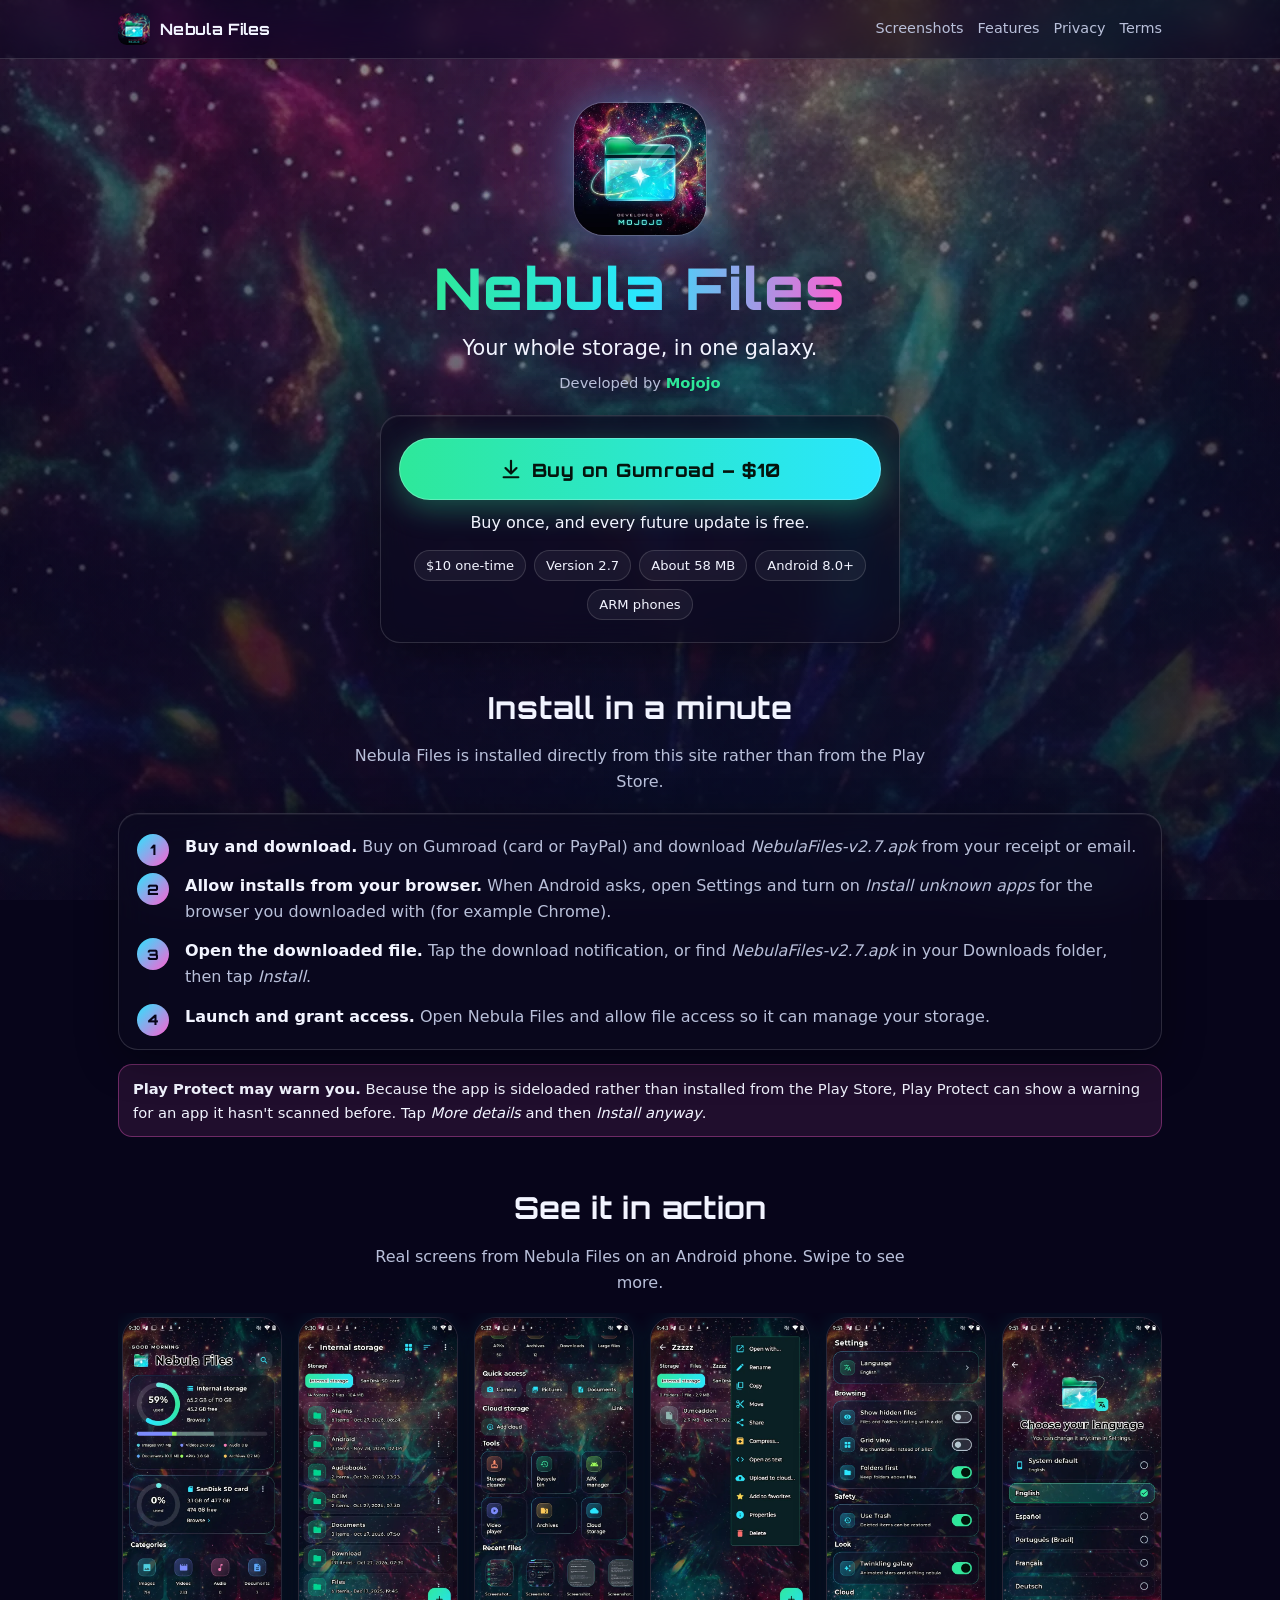
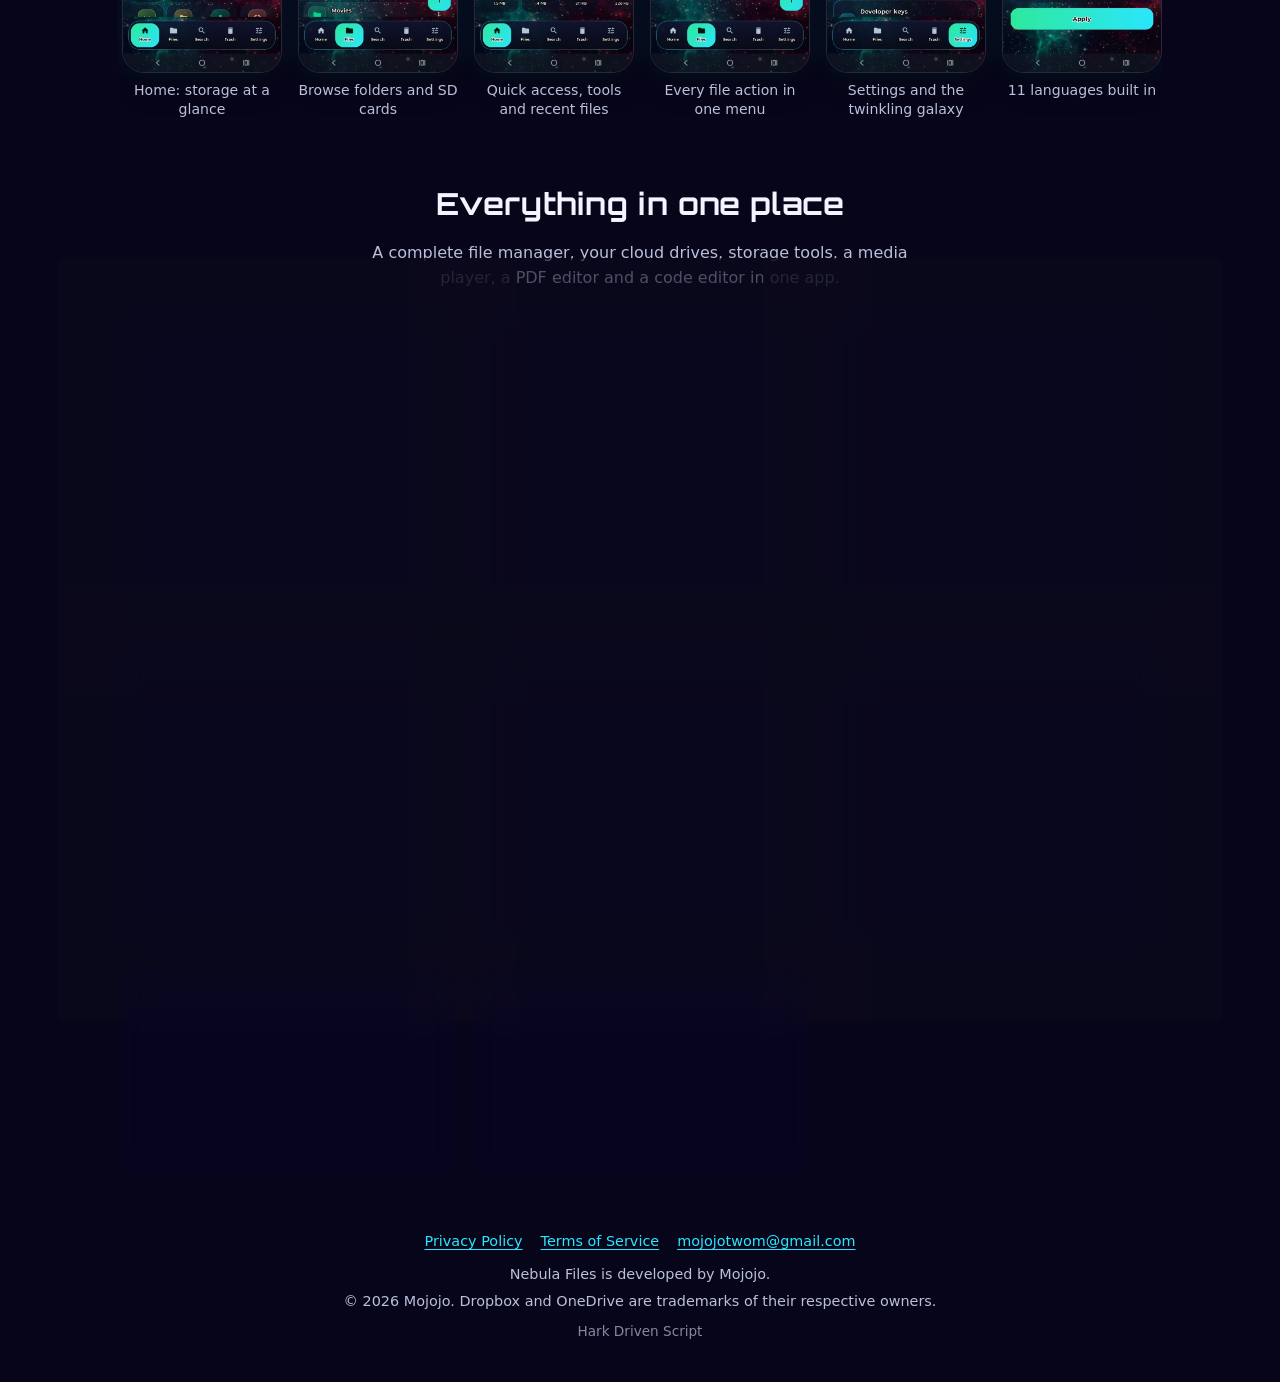
<file: index.html>
<!doctype html>
<html lang="en">
<head>
  <meta charset="utf-8">
  <meta name="viewport" content="width=device-width, initial-scale=1, viewport-fit=cover">
  <title>Nebula Files: file manager, cloud drives, media player &amp; code editor for Android</title>
  <meta name="description" content="Nebula Files by Mojojo is an Android file manager with native Dropbox and OneDrive, SD/USB format and wipe tools, a media player that plays nearly any format, and a pro code editor. $10 one-time purchase.">
  <meta name="theme-color" content="#07051a">
  <meta name="author" content="Mojojo">
  <link rel="icon" type="image/png" sizes="32x32" href="favicon-32.png">
  <link rel="apple-touch-icon" sizes="180x180" href="apple-touch-icon.png">
  <link rel="preload" href="fonts/Orbitron.ttf" as="font" type="font/ttf" crossorigin>
  <link rel="stylesheet" href="assets/style.css">
  <meta property="og:type" content="website">
  <meta property="og:site_name" content="Nebula Files">
  <meta property="og:title" content="Nebula Files: your whole storage, in one galaxy">
  <meta property="og:description" content="File manager, Dropbox &amp; OneDrive, SD/USB tools, a play-anything media player and a pro code editor for Android. Developed by Mojojo.">
  <meta property="og:image" content="assets/og-image.jpg">
  <meta property="og:image:width" content="1200">
  <meta property="og:image:height" content="630">
  <meta property="og:image:alt" content="Nebula Files logo, a crystal-glass folder on a nebula">
  <meta name="twitter:card" content="summary_large_image">
</head>
<body>
  <header class="site-header">
    <div class="wrap">
      <a class="brand" href="./"><img src="favicon-32.png" alt="" width="32" height="32">Nebula Files</a>
      <nav aria-label="Site">
        <a href="#screenshots">Screenshots</a>
        <a href="#features">Features</a>
        <a href="privacy.html">Privacy</a>
        <a href="terms.html">Terms</a>
      </nav>
    </div>
  </header>

  <main class="wrap">
    <section class="hero">
      <picture>
        <source srcset="assets/logo-256.webp" type="image/webp">
        <img class="hero-logo" src="assets/logo-256.png" alt="Nebula Files logo" width="132" height="132">
      </picture>
      <h1><span class="grad">Nebula Files</span></h1>
      <p class="tagline">Your whole storage, in one galaxy.</p>
      <p class="byline">Developed by <strong>Mojojo</strong></p>

      <div class="download-card glass" id="download">
        <a class="btn btn-big" href="https://mojojo65.gumroad.com/l/spgoxl">
          <svg viewBox="0 0 24 24" fill="none" stroke="currentColor" stroke-width="2.4" stroke-linecap="round" stroke-linejoin="round" aria-hidden="true"><path d="M12 3v12"/><path d="m6 11 6 6 6-6"/><path d="M4 21h16"/></svg>
          Buy on Gumroad – $10
        </a>
        <p class="tagline" style="font-size:1rem;margin:.6rem 0">Buy once, and every future update is free.</p>
        <ul class="meta" aria-label="Download details">
          <li>$10 one-time</li>
          <li>Version 2.7</li>
          <li>About 58 MB</li>
          <li>Android 8.0+</li>
          <li>ARM phones</li>
        </ul>
      </div>
    </section>

    <section id="install" aria-labelledby="install-h">
      <div class="section-head">
        <h2 id="install-h">Install in a minute</h2>
        <p>Nebula Files is installed directly from this site rather than from the Play Store.</p>
      </div>
      <div class="glass">
        <ol class="steps">
          <li><strong>Buy and download.</strong> <span>Buy on Gumroad (card or PayPal) and download <em>NebulaFiles-v2.7.apk</em> from your receipt or email.</span></li>
          <li><strong>Allow installs from your browser.</strong> <span>When Android asks, open Settings and turn on <em>Install unknown apps</em> for the browser you downloaded with (for example Chrome).</span></li>
          <li><strong>Open the downloaded file.</strong> <span>Tap the download notification, or find <em>NebulaFiles-v2.7.apk</em> in your Downloads folder, then tap <em>Install</em>.</span></li>
          <li><strong>Launch and grant access.</strong> <span>Open Nebula Files and allow file access so it can manage your storage.</span></li>
        </ol>
      </div>
      <p class="note"><strong>Play Protect may warn you.</strong> Because the app is sideloaded rather than installed from the Play Store, Play Protect can show a warning for an app it hasn't scanned before. Tap <em>More details</em> and then <em>Install anyway</em>.</p>
    </section>

    <section id="screenshots" aria-labelledby="shots-h">
      <div class="section-head">
        <h2 id="shots-h">See it in action</h2>
        <p>Real screens from Nebula Files on an Android phone. Swipe to see more.</p>
      </div>
      <div class="shots" tabindex="0" aria-label="Screenshots, scroll sideways">
        <figure class="shot"><img src="assets/shots/home.webp" alt="Nebula Files screenshot: Home: storage at a glance" width="540" height="1209" loading="lazy" decoding="async"><figcaption>Home: storage at a glance</figcaption></figure>
        <figure class="shot"><img src="assets/shots/files.webp" alt="Nebula Files screenshot: Browse folders and SD cards" width="540" height="1209" loading="lazy" decoding="async"><figcaption>Browse folders and SD cards</figcaption></figure>
        <figure class="shot"><img src="assets/shots/tools.webp" alt="Nebula Files screenshot: Quick access, tools and recent files" width="540" height="1209" loading="lazy" decoding="async"><figcaption>Quick access, tools and recent files</figcaption></figure>
        <figure class="shot"><img src="assets/shots/actions.webp" alt="Nebula Files screenshot: Every file action in one menu" width="540" height="1209" loading="lazy" decoding="async"><figcaption>Every file action in one menu</figcaption></figure>
        <figure class="shot"><img src="assets/shots/settings.webp" alt="Nebula Files screenshot: Settings and the twinkling galaxy" width="540" height="1209" loading="lazy" decoding="async"><figcaption>Settings and the twinkling galaxy</figcaption></figure>
        <figure class="shot"><img src="assets/shots/languages.webp" alt="Nebula Files screenshot: 11 languages built in" width="540" height="1209" loading="lazy" decoding="async"><figcaption>11 languages built in</figcaption></figure>
      </div>
    </section>

    <section id="features" aria-labelledby="features-h">
      <div class="section-head">
        <h2 id="features-h">Everything in one place</h2>
        <p>A complete file manager, your cloud drives, storage tools, a media player, a PDF editor and a code editor in one app.</p>
      </div>
      <div class="grid">
        <article class="feature glass">
          <div class="ico c-green"><svg viewBox="0 0 24 24" fill="none" stroke="currentColor" stroke-width="2" stroke-linejoin="round" aria-hidden="true"><path d="M3 7a2 2 0 0 1 2-2h4l2 2h8a2 2 0 0 1 2 2v8a2 2 0 0 1-2 2H5a2 2 0 0 1-2-2z"/></svg></div>
          <h3>File manager</h3>
          <p>Browse internal storage, SD cards and USB drives. Copy, move, rename and pin favorites.</p>
          <ul>
            <li>Fast search with filters</li>
            <li>Trash, so deletes can be undone</li>
            <li>ZIP, RAR, 7z and TAR archives</li>
            <li>Storage analyzer and large file cleaner</li>
          </ul>
        </article>
        <article class="feature glass">
          <div class="ico c-cyan"><svg viewBox="0 0 24 24" fill="none" stroke="currentColor" stroke-width="2" stroke-linejoin="round" aria-hidden="true"><path d="M7 18a5 5 0 1 1 .9-9.9A6 6 0 0 1 19 10a4 4 0 0 1-1 8z"/></svg></div>
          <h3>Dropbox &amp; OneDrive</h3>
          <p>Native, built-in access to your own cloud files. Sign in once to browse, open, upload, download and manage them alongside your local storage. FTP and SFTP servers are supported too.</p>
        </article>
        <article class="feature glass">
          <div class="ico c-magenta"><svg viewBox="0 0 24 24" fill="none" stroke="currentColor" stroke-width="2" stroke-linejoin="round" aria-hidden="true"><rect x="6" y="3" width="12" height="18" rx="2"/><path d="M9 7h1M12 7h1M15 7h0"/><path d="m9 15 2 2 4-4"/></svg></div>
          <h3>SD/USB format &amp; secure wipe</h3>
          <p>Guided formatting for SD cards and USB drives, plus a quick wipe that erases every file and an optional secure wipe that fills free space with zeros so deleted files can't be recovered. Both erase data permanently.</p>
        </article>
        <article class="feature glass">
          <div class="ico c-green"><svg viewBox="0 0 24 24" fill="none" stroke="currentColor" stroke-width="2" stroke-linejoin="round" aria-hidden="true"><circle cx="12" cy="12" r="9"/><path d="m10 8 6 4-6 4z" fill="currentColor"/></svg></div>
          <h3>Powerful media player</h3>
          <p>Three engines, ExoPlayer, FFmpeg and VLC, so it plays nearly any video or audio format, including files other players refuse.</p>
        </article>
        <article class="feature glass">
          <div class="ico c-cyan"><svg viewBox="0 0 24 24" fill="none" stroke="currentColor" stroke-width="2" stroke-linecap="round" stroke-linejoin="round" aria-hidden="true"><path d="m8 7-5 5 5 5"/><path d="m16 7 5 5-5 5"/><path d="m14 4-4 16"/></svg></div>
          <h3>Pro code editor</h3>
          <ul>
            <li>Up to 20 tabs, restored after restart</li>
            <li>Syntax highlighting for 73 languages</li>
            <li>Autocomplete</li>
            <li>Regex find &amp; replace</li>
            <li>Live HTML and Markdown preview</li>
            <li>Built-in JavaScript runner</li>
          </ul>
        </article>
        <article class="feature glass">
          <div class="ico c-green"><svg viewBox="0 0 24 24" fill="none" stroke="currentColor" stroke-width="2" stroke-linejoin="round" aria-hidden="true"><path d="M14 3H6a2 2 0 0 0-2 2v14a2 2 0 0 0 2 2h12a2 2 0 0 0 2-2V9z"/><path d="M14 3v6h6"/><path d="M8 14h8M8 17h5"/></svg></div>
          <h3>PDF reader &amp; editor</h3>
          <p>Read, search and mark up PDFs without another app.</p>
          <ul>
            <li>Zoom, thumbnails, outline and night mode</li>
            <li>Highlight, draw, add notes and text</li>
            <li>Fill forms and sign</li>
            <li>Merge, split, reorder and compress</li>
            <li>Password-protected PDFs</li>
          </ul>
        </article>
        <article class="feature glass">
          <div class="ico c-magenta"><svg viewBox="0 0 24 24" fill="none" stroke="currentColor" stroke-width="2" stroke-linejoin="round" aria-hidden="true"><circle cx="12" cy="12" r="9"/><path d="M3 12h18M12 3c3 3.5 3 14.5 0 18M12 3c-3 3.5-3 14.5 0 18"/></svg></div>
          <h3>11 languages</h3>
          <p>English, Spanish, Portuguese, French, German, Hindi, Arabic, Chinese, Japanese, Indonesian and Russian.</p>
        </article>
        <article class="feature glass">
          <div class="ico c-cyan"><svg viewBox="0 0 24 24" fill="none" stroke="currentColor" stroke-width="2" stroke-linejoin="round" aria-hidden="true"><path d="M12 3l1.8 5.2L19 10l-5.2 1.8L12 17l-1.8-5.2L5 10l5.2-1.8z"/><path d="M19 16l.7 1.8 1.8.7-1.8.7L19 21l-.7-1.8-1.8-.7 1.8-.7z"/></svg></div>
          <h3>Nebula theme</h3>
          <p>A dark, cosmic design: nebula wallpaper behind every screen, frosted-glass cards and glowing green, cyan and magenta accents.</p>
        </article>
      </div>
    </section>
  </main>

  <footer class="site-footer">
    <div class="wrap">
      <nav aria-label="Legal">
        <a href="privacy.html">Privacy Policy</a>
        <a href="terms.html">Terms of Service</a>
        <a href="mailto:mojojotwom@gmail.com">mojojotwom@gmail.com</a>
      </nav>
      <p>Nebula Files is developed by Mojojo.</p>
      <p>&copy; 2026 Mojojo. Dropbox and OneDrive are trademarks of their respective owners.</p>
    </div>
    <p class="credit" style="opacity:.7;font-size:.85rem;margin-top:.5rem">Hark Driven Script</p>
  </footer>
</body>
</html>
</file>
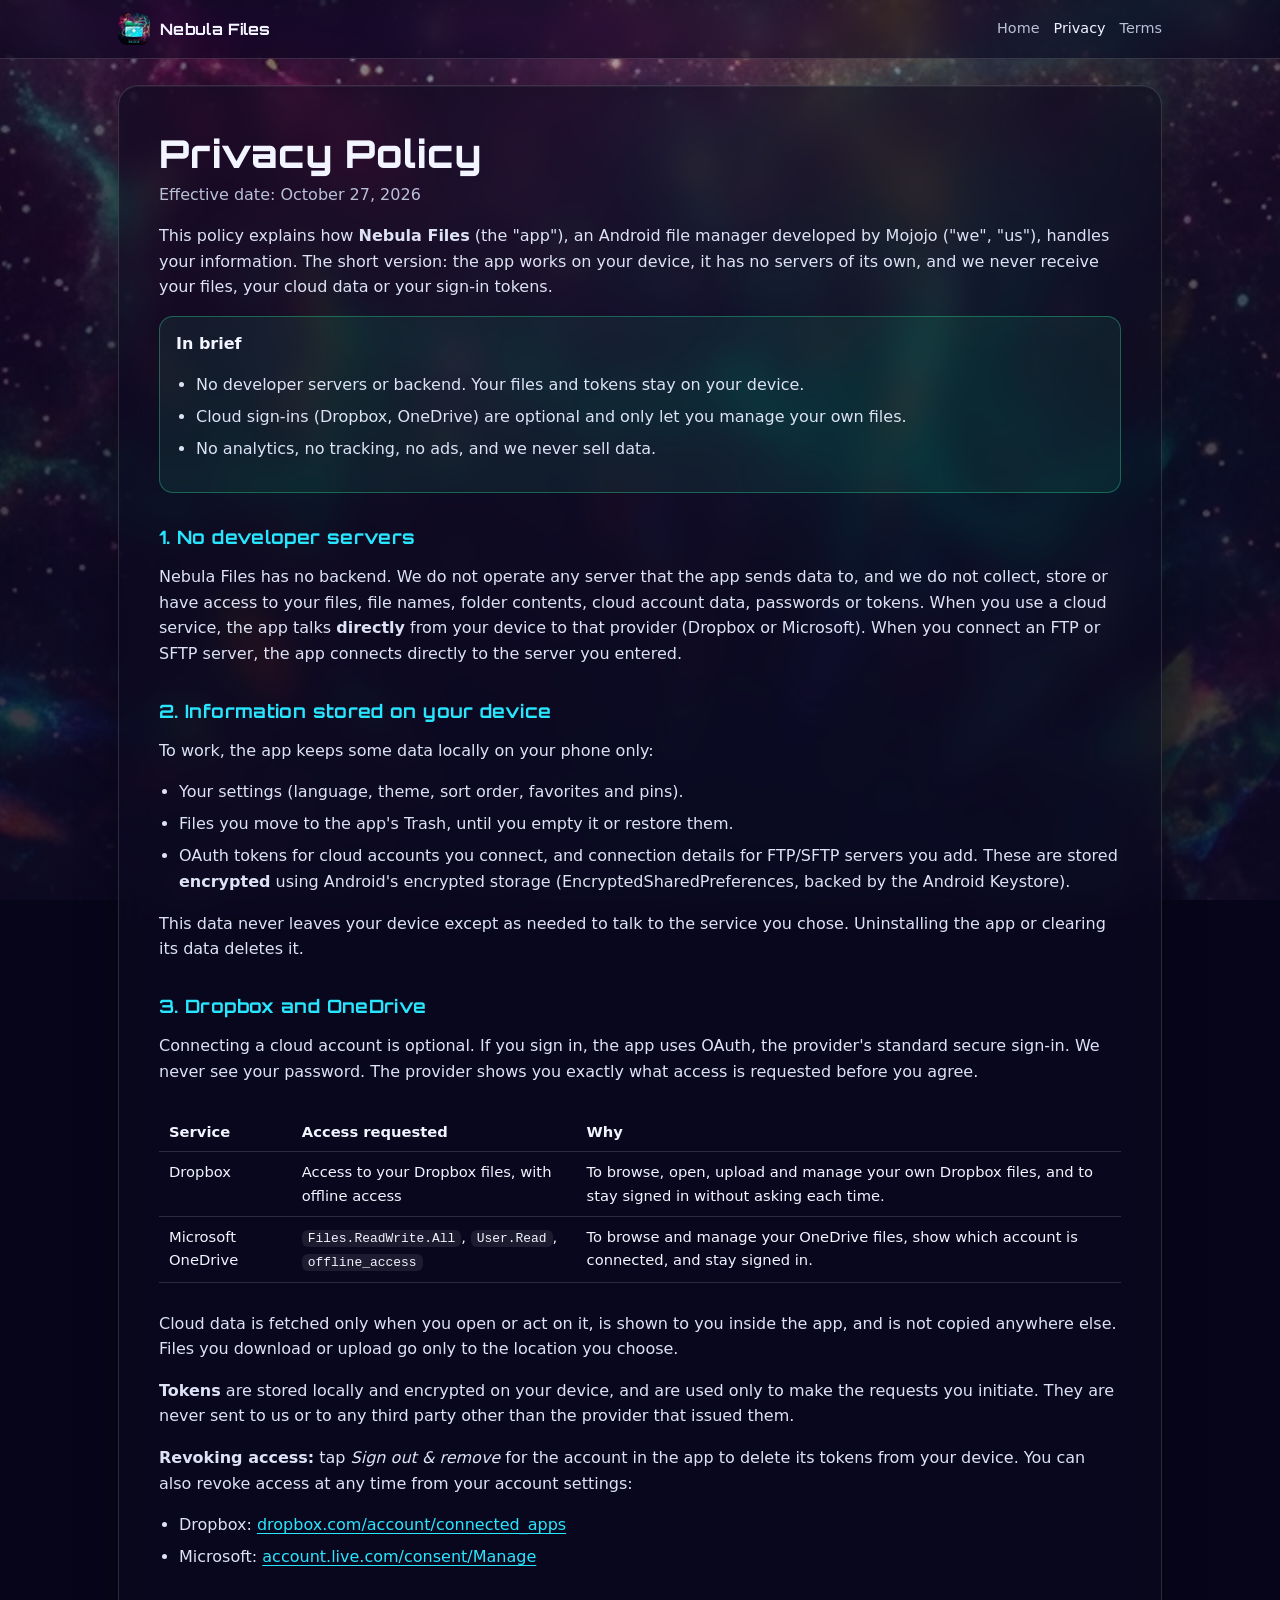
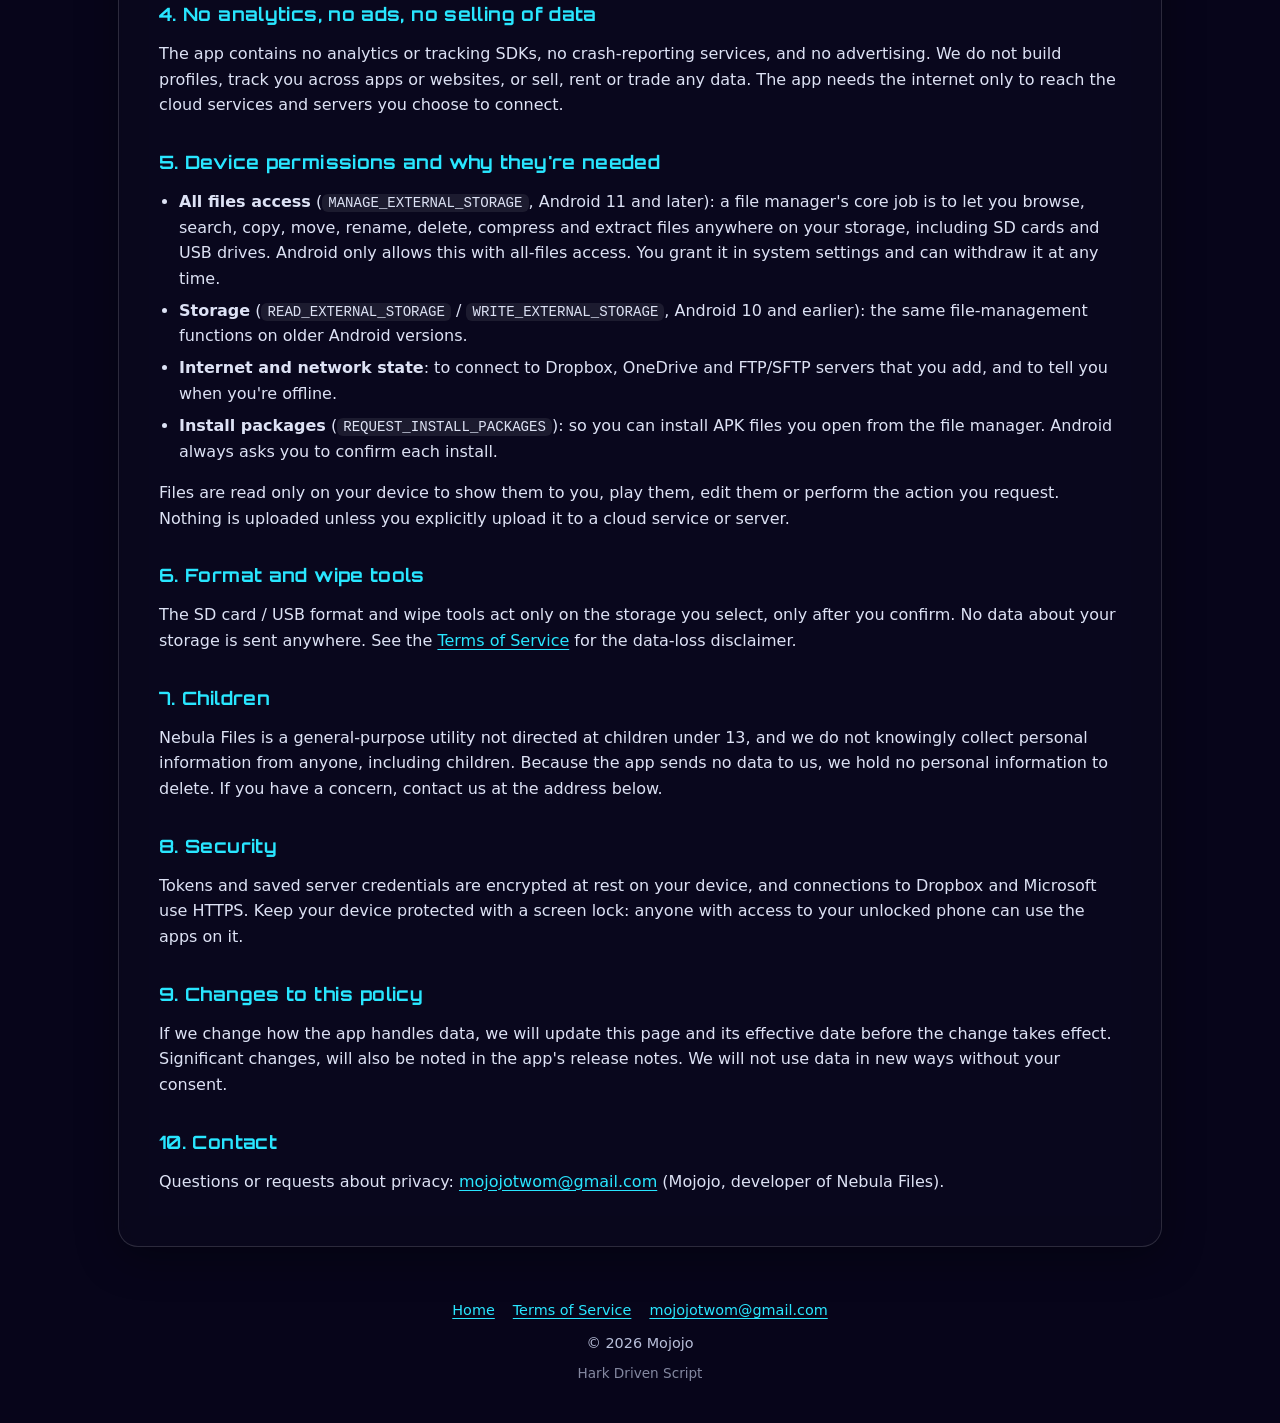
<file: privacy.html>
<!doctype html>
<html lang="en">
<head>
  <meta charset="utf-8">
  <meta name="viewport" content="width=device-width, initial-scale=1, viewport-fit=cover">
  <title>Privacy Policy | Nebula Files</title>
  <meta name="description" content="Privacy policy for Nebula Files, the Android file manager by Mojojo. No servers, no analytics, no ads. Dropbox and OneDrive tokens stay encrypted on your device.">
  <meta name="theme-color" content="#07051a">
  <link rel="icon" type="image/png" sizes="32x32" href="favicon-32.png">
  <link rel="apple-touch-icon" sizes="180x180" href="apple-touch-icon.png">
  <link rel="stylesheet" href="assets/style.css">
  <meta property="og:type" content="article">
  <meta property="og:site_name" content="Nebula Files">
  <meta property="og:title" content="Nebula Files Privacy Policy">
  <meta property="og:description" content="No servers, no analytics, no ads. Your files and sign-in tokens stay on your device.">
  <meta property="og:image" content="assets/og-image.jpg">
  <meta name="twitter:card" content="summary_large_image">
</head>
<body>
  <header class="site-header">
    <div class="wrap">
      <a class="brand" href="./"><img src="favicon-32.png" alt="" width="32" height="32">Nebula Files</a>
      <nav aria-label="Site">
        <a href="./">Home</a>
        <a href="privacy.html" aria-current="page">Privacy</a>
        <a href="terms.html">Terms</a>
      </nav>
    </div>
  </header>

  <main class="wrap">
    <article class="doc glass">
      <h1>Privacy Policy</h1>
      <p class="eff">Effective date: October 27, 2026</p>

      <p>This policy explains how <strong>Nebula Files</strong> (the "app"), an Android file manager developed by Mojojo ("we", "us"), handles your information. The short version: the app works on your device, it has no servers of its own, and we never receive your files, your cloud data or your sign-in tokens.</p>

      <div class="callout">
        <strong>In brief</strong>
        <ul>
          <li>No developer servers or backend. Your files and tokens stay on your device.</li>
          <li>Cloud sign-ins (Dropbox, OneDrive) are optional and only let you manage your own files.</li>
          <li>No analytics, no tracking, no ads, and we never sell data.</li>
        </ul>
      </div>

      <h2>1. No developer servers</h2>
      <p>Nebula Files has no backend. We do not operate any server that the app sends data to, and we do not collect, store or have access to your files, file names, folder contents, cloud account data, passwords or tokens. When you use a cloud service, the app talks <strong>directly</strong> from your device to that provider (Dropbox or Microsoft). When you connect an FTP or SFTP server, the app connects directly to the server you entered.</p>

      <h2>2. Information stored on your device</h2>
      <p>To work, the app keeps some data locally on your phone only:</p>
      <ul>
        <li>Your settings (language, theme, sort order, favorites and pins).</li>
        <li>Files you move to the app's Trash, until you empty it or restore them.</li>
        <li>OAuth tokens for cloud accounts you connect, and connection details for FTP/SFTP servers you add. These are stored <strong>encrypted</strong> using Android's encrypted storage (EncryptedSharedPreferences, backed by the Android Keystore).</li>
      </ul>
      <p>This data never leaves your device except as needed to talk to the service you chose. Uninstalling the app or clearing its data deletes it.</p>

      <h2>3. Dropbox and OneDrive</h2>
      <p>Connecting a cloud account is optional. If you sign in, the app uses OAuth, the provider's standard secure sign-in. We never see your password. The provider shows you exactly what access is requested before you agree.</p>
      <div class="table-scroll">
        <table>
          <thead><tr><th>Service</th><th>Access requested</th><th>Why</th></tr></thead>
          <tbody>
            <tr>
              <td data-label="Service">Dropbox</td>
              <td data-label="Access requested">Access to your Dropbox files, with offline access</td>
              <td data-label="Why">To browse, open, upload and manage your own Dropbox files, and to stay signed in without asking each time.</td>
            </tr>
            <tr>
              <td data-label="Service">Microsoft OneDrive</td>
              <td data-label="Access requested"><code>Files.ReadWrite.All</code>, <code>User.Read</code>, <code>offline_access</code></td>
              <td data-label="Why">To browse and manage your OneDrive files, show which account is connected, and stay signed in.</td>
            </tr>
          </tbody>
        </table>
      </div>
      <p>Cloud data is fetched only when you open or act on it, is shown to you inside the app, and is not copied anywhere else. Files you download or upload go only to the location you choose.</p>
      <p><strong>Tokens</strong> are stored locally and encrypted on your device, and are used only to make the requests you initiate. They are never sent to us or to any third party other than the provider that issued them.</p>
      <p><strong>Revoking access:</strong> tap <em>Sign out &amp; remove</em> for the account in the app to delete its tokens from your device. You can also revoke access at any time from your account settings:</p>
      <ul>
        <li>Dropbox: <a href="https://www.dropbox.com/account/connected_apps" rel="noopener">dropbox.com/account/connected_apps</a></li>
        <li>Microsoft: <a href="https://account.live.com/consent/Manage" rel="noopener">account.live.com/consent/Manage</a></li>
      </ul>

      <h2>4. No analytics, no ads, no selling of data</h2>
      <p>The app contains no analytics or tracking SDKs, no crash-reporting services, and no advertising. We do not build profiles, track you across apps or websites, or sell, rent or trade any data. The app needs the internet only to reach the cloud services and servers you choose to connect.</p>

      <h2>5. Device permissions and why they're needed</h2>
      <ul>
        <li><strong>All files access</strong> (<code>MANAGE_EXTERNAL_STORAGE</code>, Android 11 and later): a file manager's core job is to let you browse, search, copy, move, rename, delete, compress and extract files anywhere on your storage, including SD cards and USB drives. Android only allows this with all-files access. You grant it in system settings and can withdraw it at any time.</li>
        <li><strong>Storage</strong> (<code>READ_EXTERNAL_STORAGE</code> / <code>WRITE_EXTERNAL_STORAGE</code>, Android 10 and earlier): the same file-management functions on older Android versions.</li>
        <li><strong>Internet and network state</strong>: to connect to Dropbox, OneDrive and FTP/SFTP servers that you add, and to tell you when you're offline.</li>
        <li><strong>Install packages</strong> (<code>REQUEST_INSTALL_PACKAGES</code>): so you can install APK files you open from the file manager. Android always asks you to confirm each install.</li>
      </ul>
      <p>Files are read only on your device to show them to you, play them, edit them or perform the action you request. Nothing is uploaded unless you explicitly upload it to a cloud service or server.</p>

      <h2>6. Format and wipe tools</h2>
      <p>The SD card / USB format and wipe tools act only on the storage you select, only after you confirm. No data about your storage is sent anywhere. See the <a href="terms.html">Terms of Service</a> for the data-loss disclaimer.</p>

      <h2>7. Children</h2>
      <p>Nebula Files is a general-purpose utility not directed at children under 13, and we do not knowingly collect personal information from anyone, including children. Because the app sends no data to us, we hold no personal information to delete. If you have a concern, contact us at the address below.</p>

      <h2>8. Security</h2>
      <p>Tokens and saved server credentials are encrypted at rest on your device, and connections to Dropbox and Microsoft use HTTPS. Keep your device protected with a screen lock: anyone with access to your unlocked phone can use the apps on it.</p>

      <h2>9. Changes to this policy</h2>
      <p>If we change how the app handles data, we will update this page and its effective date before the change takes effect. Significant changes, will also be noted in the app's release notes. We will not use data in new ways without your consent.</p>

      <h2>10. Contact</h2>
      <p>Questions or requests about privacy: <a href="mailto:mojojotwom@gmail.com">mojojotwom@gmail.com</a> (Mojojo, developer of Nebula Files).</p>
    </article>
  </main>

  <footer class="site-footer">
    <div class="wrap">
      <nav aria-label="Legal">
        <a href="./">Home</a>
        <a href="terms.html">Terms of Service</a>
        <a href="mailto:mojojotwom@gmail.com">mojojotwom@gmail.com</a>
      </nav>
      <p>&copy; 2026 Mojojo</p>
    </div>
    <p class="credit" style="opacity:.7;font-size:.85rem;margin-top:.5rem">Hark Driven Script</p>
  </footer>
</body>
</html>
</file>
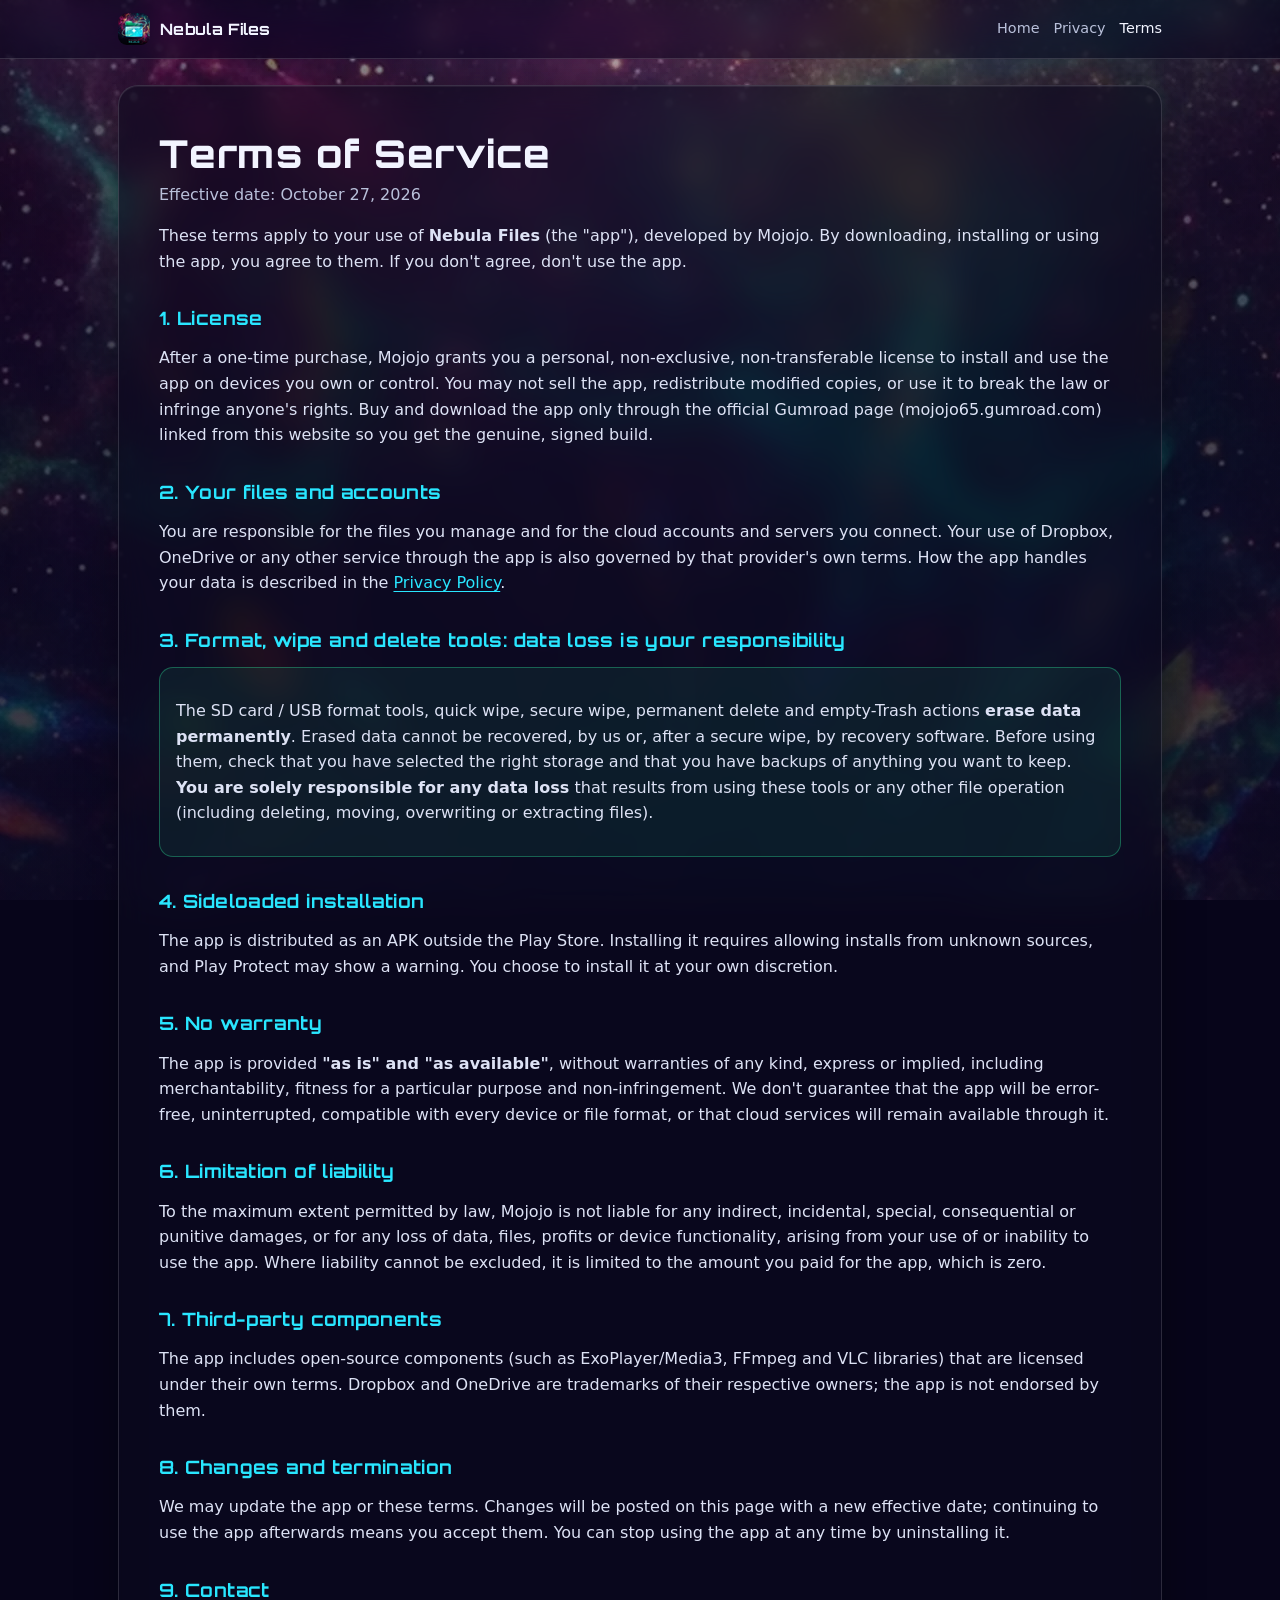
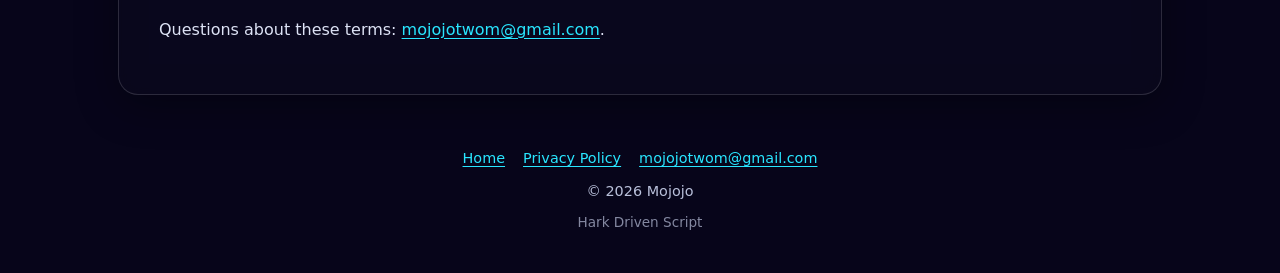
<file: terms.html>
<!doctype html>
<html lang="en">
<head>
  <meta charset="utf-8">
  <meta name="viewport" content="width=device-width, initial-scale=1, viewport-fit=cover">
  <title>Terms of Service | Nebula Files</title>
  <meta name="description" content="Terms of service for Nebula Files, the Android file manager by Mojojo, including the format and wipe data-loss disclaimer.">
  <meta name="theme-color" content="#07051a">
  <link rel="icon" type="image/png" sizes="32x32" href="favicon-32.png">
  <link rel="apple-touch-icon" sizes="180x180" href="apple-touch-icon.png">
  <link rel="stylesheet" href="assets/style.css">
  <meta property="og:type" content="article">
  <meta property="og:site_name" content="Nebula Files">
  <meta property="og:title" content="Terms of Service | Nebula Files">
  <meta property="og:description" content="Terms of service for Nebula Files, the Android file manager by Mojojo, including the format and wipe data-loss disclaimer.">
  <meta property="og:image" content="assets/og-image.jpg">
  <meta name="twitter:card" content="summary_large_image">
</head>
<body>
  <header class="site-header">
    <div class="wrap">
      <a class="brand" href="./"><img src="favicon-32.png" alt="" width="32" height="32">Nebula Files</a>
      <nav aria-label="Site">
        <a href="./">Home</a>
        <a href="privacy.html">Privacy</a>
        <a href="terms.html" aria-current="page">Terms</a>
      </nav>
    </div>
  </header>

  <main class="wrap">
    <article class="doc glass">
      <h1>Terms of Service</h1>
      <p class="eff">Effective date: October 27, 2026</p>
      <p>These terms apply to your use of <strong>Nebula Files</strong> (the "app"), developed by Mojojo. By downloading, installing or using the app, you agree to them. If you don't agree, don't use the app.</p>

      <h2>1. License</h2>
      <p>After a one-time purchase, Mojojo grants you a personal, non-exclusive, non-transferable license to install and use the app on devices you own or control. You may not sell the app, redistribute modified copies, or use it to break the law or infringe anyone's rights. Buy and download the app only through the official Gumroad page (mojojo65.gumroad.com) linked from this website so you get the genuine, signed build.</p>

      <h2>2. Your files and accounts</h2>
      <p>You are responsible for the files you manage and for the cloud accounts and servers you connect. Your use of Dropbox, OneDrive or any other service through the app is also governed by that provider's own terms. How the app handles your data is described in the <a href="privacy.html">Privacy Policy</a>.</p>

      <h2>3. Format, wipe and delete tools: data loss is your responsibility</h2>
      <div class="callout">
        <p>The SD card / USB format tools, quick wipe, secure wipe, permanent delete and empty-Trash actions <strong>erase data permanently</strong>. Erased data cannot be recovered, by us or, after a secure wipe, by recovery software. Before using them, check that you have selected the right storage and that you have backups of anything you want to keep. <strong>You are solely responsible for any data loss</strong> that results from using these tools or any other file operation (including deleting, moving, overwriting or extracting files).</p>
      </div>

      <h2>4. Sideloaded installation</h2>
      <p>The app is distributed as an APK outside the Play Store. Installing it requires allowing installs from unknown sources, and Play Protect may show a warning. You choose to install it at your own discretion.</p>

      <h2>5. No warranty</h2>
      <p>The app is provided <strong>"as is" and "as available"</strong>, without warranties of any kind, express or implied, including merchantability, fitness for a particular purpose and non-infringement. We don't guarantee that the app will be error-free, uninterrupted, compatible with every device or file format, or that cloud services will remain available through it.</p>

      <h2>6. Limitation of liability</h2>
      <p>To the maximum extent permitted by law, Mojojo is not liable for any indirect, incidental, special, consequential or punitive damages, or for any loss of data, files, profits or device functionality, arising from your use of or inability to use the app. Where liability cannot be excluded, it is limited to the amount you paid for the app, which is zero.</p>

      <h2>7. Third-party components</h2>
      <p>The app includes open-source components (such as ExoPlayer/Media3, FFmpeg and VLC libraries) that are licensed under their own terms. Dropbox and OneDrive are trademarks of their respective owners; the app is not endorsed by them.</p>

      <h2>8. Changes and termination</h2>
      <p>We may update the app or these terms. Changes will be posted on this page with a new effective date; continuing to use the app afterwards means you accept them. You can stop using the app at any time by uninstalling it.</p>

      <h2>9. Contact</h2>
      <p>Questions about these terms: <a href="mailto:mojojotwom@gmail.com">mojojotwom@gmail.com</a>.</p>
    </article>
  </main>

  <footer class="site-footer">
    <div class="wrap">
      <nav aria-label="Legal">
        <a href="./">Home</a>
        <a href="privacy.html">Privacy Policy</a>
        <a href="mailto:mojojotwom@gmail.com">mojojotwom@gmail.com</a>
      </nav>
      <p>&copy; 2026 Mojojo</p>
    </div>
    <p class="credit" style="opacity:.7;font-size:.85rem;margin-top:.5rem">Hark Driven Script</p>
  </footer>
</body>
</html>
</file>
<file: assets/style.css>
/* Nebula Files — site styles. Hand-written, no build step. */
@font-face {
  font-family: "Orbitron";
  src: url("../fonts/Orbitron.ttf") format("truetype");
  font-weight: 400 900;
  font-display: swap;
}

:root {
  --green: #2EE89A;
  --cyan: #29E6FF;
  --magenta: #FF5FD2;
  --ink: #F2F4FF;
  --muted: #B9C0DA;
  --glass: rgba(12, 10, 28, 0.62);
  --glass-strong: rgba(10, 8, 24, 0.78);
  --line: rgba(255, 255, 255, 0.14);
  --radius: 20px;
  --maxw: 1080px;
}

* { box-sizing: border-box; }
html { -webkit-text-size-adjust: 100%; scroll-behavior: smooth; }

body {
  margin: 0;
  color: var(--ink);
  font-family: system-ui, -apple-system, "Segoe UI", Roboto, "Noto Sans", "Helvetica Neue", Arial, sans-serif;
  font-size: 16px;
  line-height: 1.6;
  background: #07051a;
  min-height: 100vh;
}

/* Full-bleed fixed nebula background (a fixed pseudo-element works on mobile, unlike background-attachment: fixed) */
body::before {
  content: "";
  position: fixed;
  inset: 0;
  z-index: -2;
  background: #07051a url("nebula-bg-portrait.webp") center top / cover no-repeat;
}
body::after {
  content: "";
  position: fixed;
  inset: 0;
  z-index: -1;
  background:
    radial-gradient(ellipse at 50% 0%, rgba(7, 5, 26, 0.05) 0%, rgba(7, 5, 26, 0.55) 70%),
    linear-gradient(180deg, rgba(7, 5, 26, 0.25) 0%, rgba(7, 5, 26, 0.6) 100%);
}
@media (min-aspect-ratio: 1/1) {
  body::before { background-image: url("nebula-bg-wide.webp"); background-position: center; }
}

a { color: var(--cyan); text-underline-offset: 3px; }
a:hover { color: var(--green); }
a:focus-visible, .btn:focus-visible { outline: 2px solid var(--green); outline-offset: 3px; border-radius: 8px; }

h1, h2, h3, .brand { font-family: "Orbitron", system-ui, sans-serif; letter-spacing: 0.02em; line-height: 1.2; }
h1 { font-size: clamp(2rem, 9vw, 3.6rem); margin: 0.2em 0 0.15em; font-weight: 800; }
h2 { font-size: clamp(1.3rem, 5.5vw, 1.9rem); margin: 0 0 0.6em; font-weight: 700; }
h3 { font-size: 1.02rem; margin: 0 0 0.4em; font-weight: 700; }

.wrap { width: 100%; max-width: var(--maxw); margin: 0 auto; padding: 0 18px; }

/* Header */
.site-header {
  position: sticky; top: 0; z-index: 10;
  background: rgba(7, 5, 26, 0.55);
  backdrop-filter: blur(14px) saturate(140%);
  -webkit-backdrop-filter: blur(14px) saturate(140%);
  border-bottom: 1px solid var(--line);
}
.site-header .wrap { display: flex; align-items: center; justify-content: space-between; gap: 12px; height: 58px; }
.brand { display: flex; align-items: center; gap: 10px; color: var(--ink); text-decoration: none; font-weight: 700; font-size: 0.98rem; }
.brand img { width: 32px; height: 32px; border-radius: 9px; }
.site-header nav { display: flex; gap: 14px; font-size: 0.9rem; }
.site-header nav a { color: var(--muted); text-decoration: none; }
.site-header nav a:hover, .site-header nav a[aria-current="page"] { color: var(--ink); }

/* Glass card */
.glass {
  background: var(--glass);
  border: 1px solid var(--line);
  border-radius: var(--radius);
  backdrop-filter: blur(16px) saturate(130%);
  -webkit-backdrop-filter: blur(16px) saturate(130%);
  box-shadow: 0 10px 40px rgba(0, 0, 0, 0.35), inset 0 1px 0 rgba(255, 255, 255, 0.06);
}
@supports not ((backdrop-filter: blur(2px)) or (-webkit-backdrop-filter: blur(2px))) {
  .glass, .site-header { background: var(--glass-strong); }
}

/* Hero */
.hero { text-align: center; padding: 44px 0 20px; }
.hero-logo {
  width: 132px; height: 132px; border-radius: 30px;
  box-shadow: 0 0 0 1px rgba(255,255,255,0.18), 0 0 40px rgba(41, 230, 255, 0.35), 0 0 80px rgba(255, 95, 210, 0.25);
}
.tagline { font-size: clamp(1.05rem, 4.4vw, 1.3rem); color: var(--ink); margin: 0.2em auto 0.3em; max-width: 34em; }
.byline { color: var(--muted); font-size: 0.92rem; margin: 0 0 1.4em; }
.byline strong { color: var(--green); font-weight: 600; }
.grad {
  background: linear-gradient(90deg, var(--green), var(--cyan) 50%, var(--magenta));
  -webkit-background-clip: text; background-clip: text; color: transparent;
}

.download-card { padding: 22px 18px; max-width: 520px; margin: 0 auto; }
.btn {
  display: inline-flex; align-items: center; justify-content: center; gap: 10px;
  min-height: 56px; padding: 14px 28px; border-radius: 999px;
  font-family: "Orbitron", system-ui, sans-serif; font-weight: 800; font-size: 1.08rem; letter-spacing: 0.04em;
  text-decoration: none; color: #04140d;
  background: linear-gradient(90deg, var(--green), var(--cyan));
  box-shadow: 0 8px 30px rgba(46, 232, 154, 0.35), 0 0 0 1px rgba(255,255,255,0.25) inset;
  transition: transform .15s ease, box-shadow .15s ease;
}
.btn:hover { color: #04140d; transform: translateY(-1px); box-shadow: 0 12px 36px rgba(41, 230, 255, 0.45); }
.btn-big { width: 100%; font-size: 1.15rem; min-height: 62px; }
.btn svg { width: 22px; height: 22px; flex: none; }
.meta { display: flex; flex-wrap: wrap; justify-content: center; gap: 8px; margin: 14px 0 0; padding: 0; list-style: none; }
.meta li { font-size: 0.82rem; color: var(--ink); padding: 4px 11px; border-radius: 999px; border: 1px solid var(--line); background: rgba(255,255,255,0.05); }

/* Sections */
section { padding: 26px 0; }
.section-head { text-align: center; margin-bottom: 18px; }
.section-head p { color: var(--muted); margin: 0 auto; max-width: 36em; }

.steps { counter-reset: s; list-style: none; margin: 0; padding: 20px 18px; }
.steps li { counter-increment: s; position: relative; padding: 0 0 14px 48px; }
.steps li:last-child { padding-bottom: 0; }
.steps li::before {
  content: counter(s); position: absolute; left: 0; top: 0;
  width: 32px; height: 32px; border-radius: 50%; display: grid; place-items: center;
  font-family: "Orbitron", sans-serif; font-weight: 800; font-size: 0.9rem; color: #07051a;
  background: linear-gradient(135deg, var(--cyan), var(--magenta));
}
.steps strong { color: var(--ink); }
.steps span { color: var(--muted); }
.note {
  margin: 14px 0 0; padding: 12px 14px; border-radius: 14px; font-size: 0.92rem;
  background: rgba(255, 95, 210, 0.10); border: 1px solid rgba(255, 95, 210, 0.35); color: var(--ink);
}

.grid { display: grid; grid-template-columns: 1fr; gap: 14px; }
@media (min-width: 620px) { .grid { grid-template-columns: repeat(2, 1fr); } }
@media (min-width: 960px) { .grid { grid-template-columns: repeat(3, 1fr); } }
.feature { padding: 18px; }
.feature .ico {
  width: 42px; height: 42px; border-radius: 12px; display: grid; place-items: center; margin-bottom: 10px;
  background: rgba(255,255,255,0.06); border: 1px solid var(--line);
}
.feature .ico svg { width: 24px; height: 24px; }
.feature p { margin: 0; color: var(--muted); font-size: 0.95rem; }
.feature ul { margin: 6px 0 0; padding-left: 18px; color: var(--muted); font-size: 0.93rem; }
.c-green { color: var(--green); } .c-cyan { color: var(--cyan); } .c-magenta { color: var(--magenta); }

.drive { padding: 22px 18px; border-color: rgba(41, 230, 255, 0.35); }
.drive p { color: var(--muted); margin: 0 0 0.8em; }
.drive p:last-child { margin-bottom: 0; }
.drive strong { color: var(--ink); }

/* Legal / long-form pages */
.doc { padding: 22px 18px; margin: 26px 0; }
@media (min-width: 720px) { .doc { padding: 36px 40px; } }
.doc h1 { font-size: clamp(1.6rem, 7vw, 2.4rem); }
.doc h2 { font-size: 1.15rem; margin-top: 1.8em; color: var(--cyan); }
.doc p, .doc li { color: #DDE2F5; }
.doc ul { padding-left: 20px; }
.doc li { margin-bottom: 0.4em; }
.doc .eff { color: var(--muted); margin-top: 0; }
.doc .callout {
  padding: 14px 16px; border-radius: 14px; margin: 1em 0;
  background: rgba(46, 232, 154, 0.08); border: 1px solid rgba(46, 232, 154, 0.35);
}
.doc code { font-size: 0.88em; background: rgba(255,255,255,0.08); padding: 1px 6px; border-radius: 6px; word-break: break-word; }
.doc table { width: 100%; border-collapse: collapse; font-size: 0.92rem; margin: 0.8em 0; }
.doc th, .doc td { text-align: left; vertical-align: top; padding: 8px 10px; border-bottom: 1px solid var(--line); }
.doc th { color: var(--ink); font-weight: 600; }
.table-scroll { overflow-x: auto; -webkit-overflow-scrolling: touch; }

/* Footer */
.site-footer { padding: 26px 0 36px; text-align: center; color: var(--muted); font-size: 0.9rem; }
.site-footer nav { display: flex; flex-wrap: wrap; justify-content: center; gap: 8px 18px; margin-bottom: 10px; }
.site-footer p { margin: 4px 0; }

.center { text-align: center; }
.sr-only { position: absolute; width: 1px; height: 1px; overflow: hidden; clip: rect(0 0 0 0); white-space: nowrap; }

@media (prefers-reduced-motion: reduce) { * { transition: none !important; scroll-behavior: auto !important; } }

/* Stack legal tables into cards on narrow phones */
@media (max-width: 560px) {
  .doc table, .doc tbody, .doc tr, .doc td { display: block; width: 100%; }
  .doc thead { display: none; }
  .doc tr { padding: 10px 0; border-bottom: 1px solid var(--line); }
  .doc td { border: 0; padding: 3px 0; }
  .doc td::before { content: attr(data-label); display: block; font-size: 0.78rem; text-transform: uppercase; letter-spacing: 0.06em; color: var(--muted); }
  .doc td:first-child { font-weight: 700; color: var(--ink); font-size: 1rem; }
  .doc td:first-child::before { content: none; }
}

/* Screenshots gallery: a sideways swipe on phones, a full row on wide screens */
.shots {
  display: flex; gap: 16px; overflow-x: auto; scroll-snap-type: x mandatory;
  padding: 4px 4px 14px; -webkit-overflow-scrolling: touch; scrollbar-width: thin;
}
.shot { flex: 0 0 auto; width: min(62vw, 240px); margin: 0; scroll-snap-align: center; text-align: center; }
.shot img {
  display: block; width: 100%; height: auto; border-radius: 22px;
  border: 1px solid var(--line); box-shadow: 0 10px 30px rgba(0,0,0,.45), 0 0 24px rgba(41,230,255,.12);
}
.shot figcaption { color: var(--muted); font-size: .88rem; margin-top: 8px; line-height: 1.35; }
.shots:focus-visible { outline: 2px solid var(--cyan); outline-offset: 4px; border-radius: 12px; }
@media (min-width: 900px) { .shots { justify-content: safe center; } .shot { width: 160px; } }
</file>
